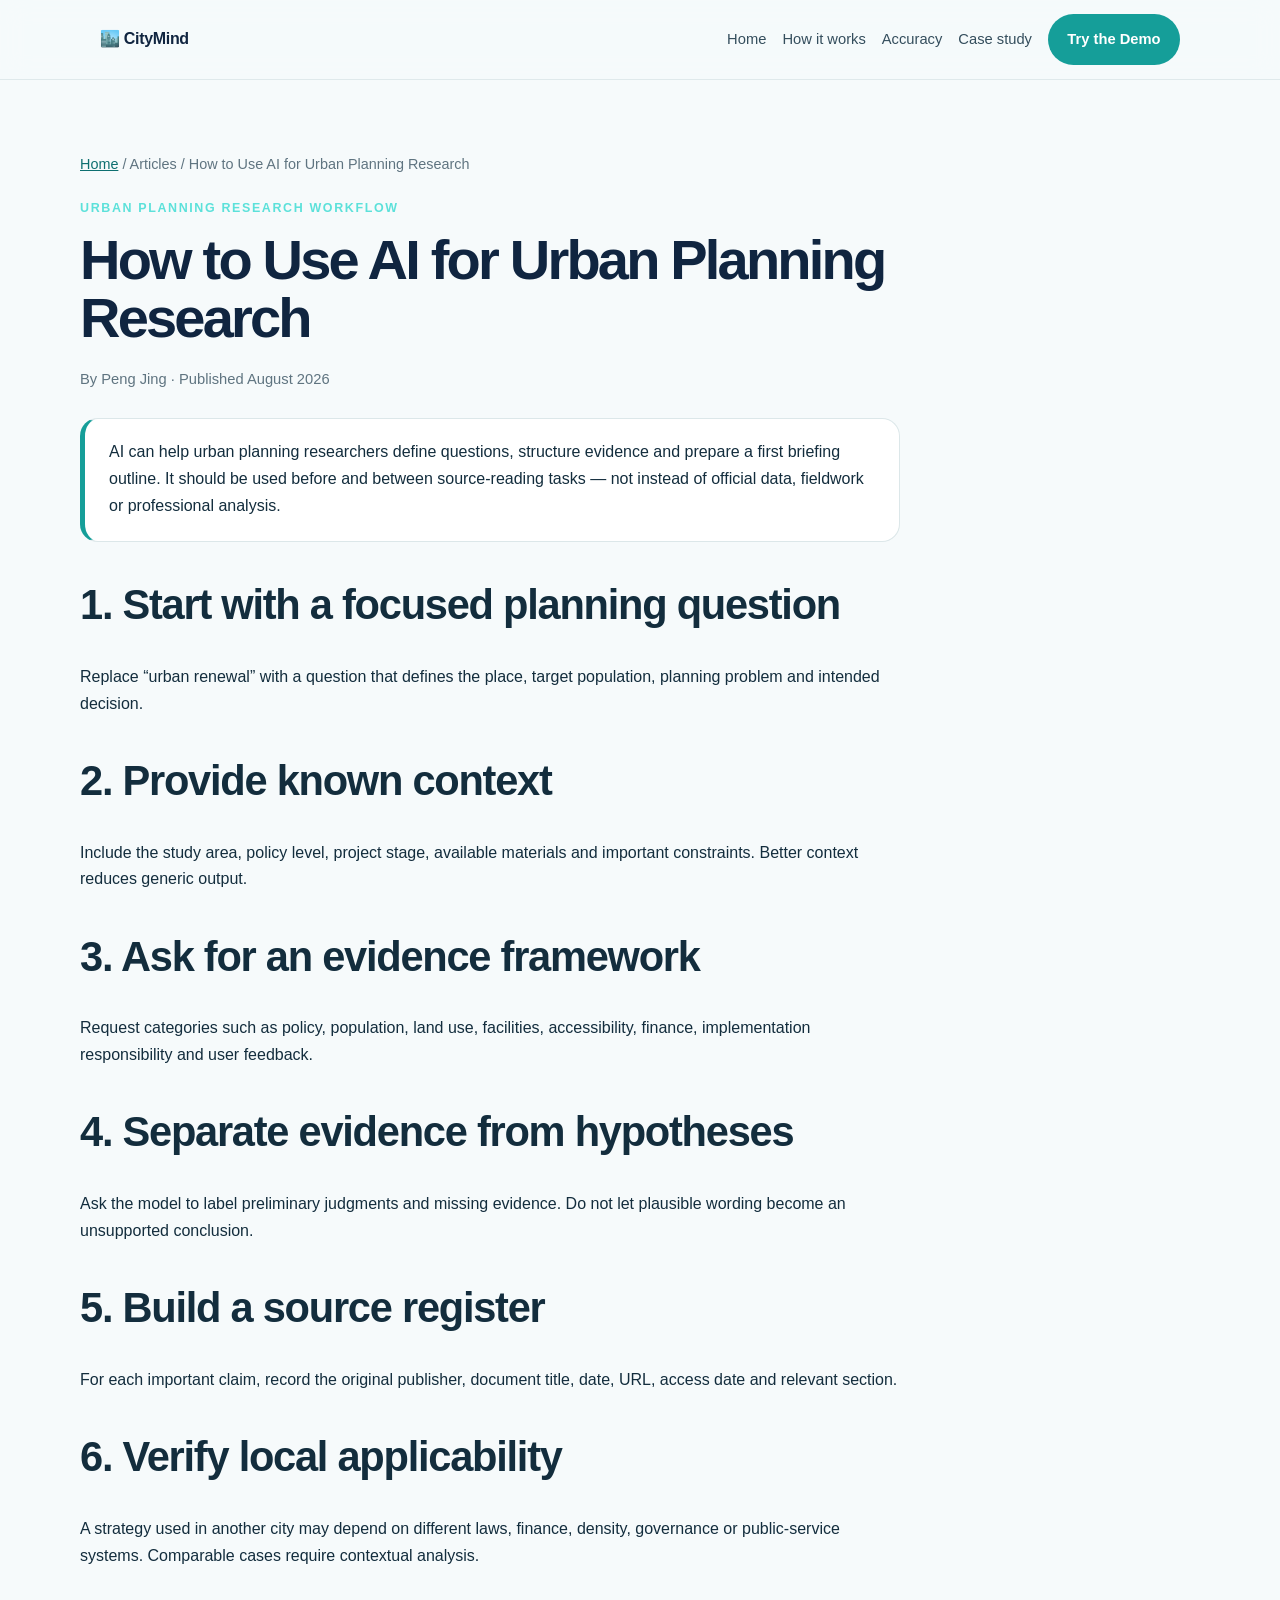
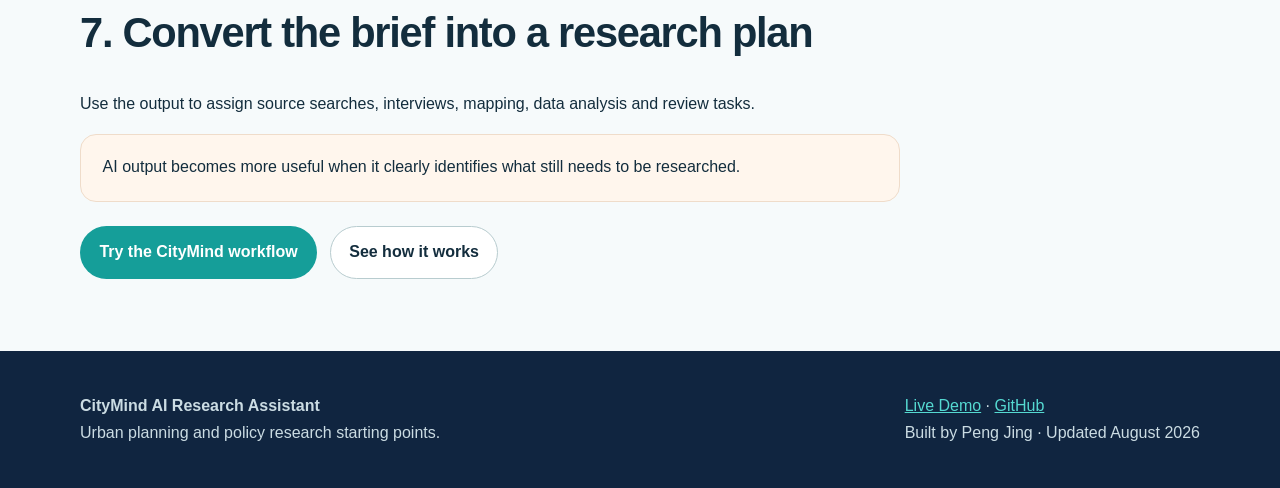
<file: docs/articles/ai-for-urban-planning-research.html>
<!doctype html>
<html lang="en">
<head>
  <meta charset="utf-8">
  <meta name="viewport" content="width=device-width, initial-scale=1">
  <title>How to Use AI for Urban Planning Research</title>
  <meta name="description" content="A practical workflow for using AI to structure urban planning research while keeping evidence, local context and professional judgment central.">
  <link rel="canonical" href="https://pengjingjingjing.github.io/CityMind-AI-Research-Assistant/articles/ai-for-urban-planning-research.html">
  <meta property="og:type" content="article">
  <meta property="og:title" content="How to Use AI for Urban Planning Research">
  <meta property="og:description" content="A practical workflow for using AI to structure urban planning research while keeping evidence, local context and professional judgment central.">
  <meta property="og:url" content="https://pengjingjingjing.github.io/CityMind-AI-Research-Assistant/articles/ai-for-urban-planning-research.html">
  <meta name="twitter:card" content="summary">
  <link rel="stylesheet" href="../assets/styles.css">
  
<script type="application/ld+json">
{
  "@context": "https://schema.org",
  "@type": "Article",
  "headline": "How to Use AI for Urban Planning Research",
  "description": "A practical workflow for using AI to structure urban planning research while keeping evidence, local context and professional judgment central.",
  "datePublished": "2026-08-01",
  "dateModified": "2026-08-01",
  "author": {"@type": "Person", "name": "Peng Jing"},
  "mainEntityOfPage": "https://pengjingjingjing.github.io/CityMind-AI-Research-Assistant/articles/ai-for-urban-planning-research.html"
}
</script>

</head>
<body>
<a class="skip-link" href="#main">Skip to content</a>
<header class="site-header">
  <nav class="nav">
    <a class="brand" href="../index.html">🏙️ CityMind</a>
    <div class="nav-links">
      <a href="../index.html">Home</a>
      <a href="../how-it-works.html">How it works</a>
      <a href="../accuracy-and-limitations.html">Accuracy</a>
      <a href="../seo-geo-case-study.html">Case study</a>
      <a class="button" href="https://citymind-ai-research-assistant-i2bqorzpfcccwe7gr3ra87.streamlit.app/" target="_blank" rel="noopener">Try the Demo</a>
    </div>
  </nav>
</header>
<main id="main">
<section class="section">
  <div class="container">
    <div class="breadcrumbs"><a href="../index.html">Home</a> / Articles / How to Use AI for Urban Planning Research</div>
    <article>
      
<div class="eyebrow">Urban planning research workflow</div>
<h1>How to Use AI for Urban Planning Research</h1>
<p class="meta">By Peng Jing · Published August 2026</p>
<div class="direct-answer">
  AI can help urban planning researchers define questions, structure evidence and prepare a first briefing outline. It should be used before and between source-reading tasks — not instead of official data, fieldwork or professional analysis.
</div>
<h2>1. Start with a focused planning question</h2>
<p>Replace “urban renewal” with a question that defines the place, target population, planning problem and intended decision.</p>
<h2>2. Provide known context</h2>
<p>Include the study area, policy level, project stage, available materials and important constraints. Better context reduces generic output.</p>
<h2>3. Ask for an evidence framework</h2>
<p>Request categories such as policy, population, land use, facilities, accessibility, finance, implementation responsibility and user feedback.</p>
<h2>4. Separate evidence from hypotheses</h2>
<p>Ask the model to label preliminary judgments and missing evidence. Do not let plausible wording become an unsupported conclusion.</p>
<h2>5. Build a source register</h2>
<p>For each important claim, record the original publisher, document title, date, URL, access date and relevant section.</p>
<h2>6. Verify local applicability</h2>
<p>A strategy used in another city may depend on different laws, finance, density, governance or public-service systems. Comparable cases require contextual analysis.</p>
<h2>7. Convert the brief into a research plan</h2>
<p>Use the output to assign source searches, interviews, mapping, data analysis and review tasks.</p>
<div class="notice">AI output becomes more useful when it clearly identifies what still needs to be researched.</div>
<div class="actions"><a class="button" href="../index.html">Try the CityMind workflow</a><a class="button-secondary" href="../how-it-works.html">See how it works</a></div>

    </article>
  </div>
</section>
</main>
<footer class="site-footer">
  <div class="footer-inner">
    <div><strong>CityMind AI Research Assistant</strong><br>Urban planning and policy research starting points.</div>
    <div><a href="https://citymind-ai-research-assistant-i2bqorzpfcccwe7gr3ra87.streamlit.app/" target="_blank" rel="noopener">Live Demo</a> · <a href="https://github.com/pengjingjingjing/CityMind-AI-Research-Assistant" target="_blank" rel="noopener">GitHub</a><br>Built by Peng Jing · Updated August 2026</div>
  </div>
</footer>
</body>
</html>
</file>
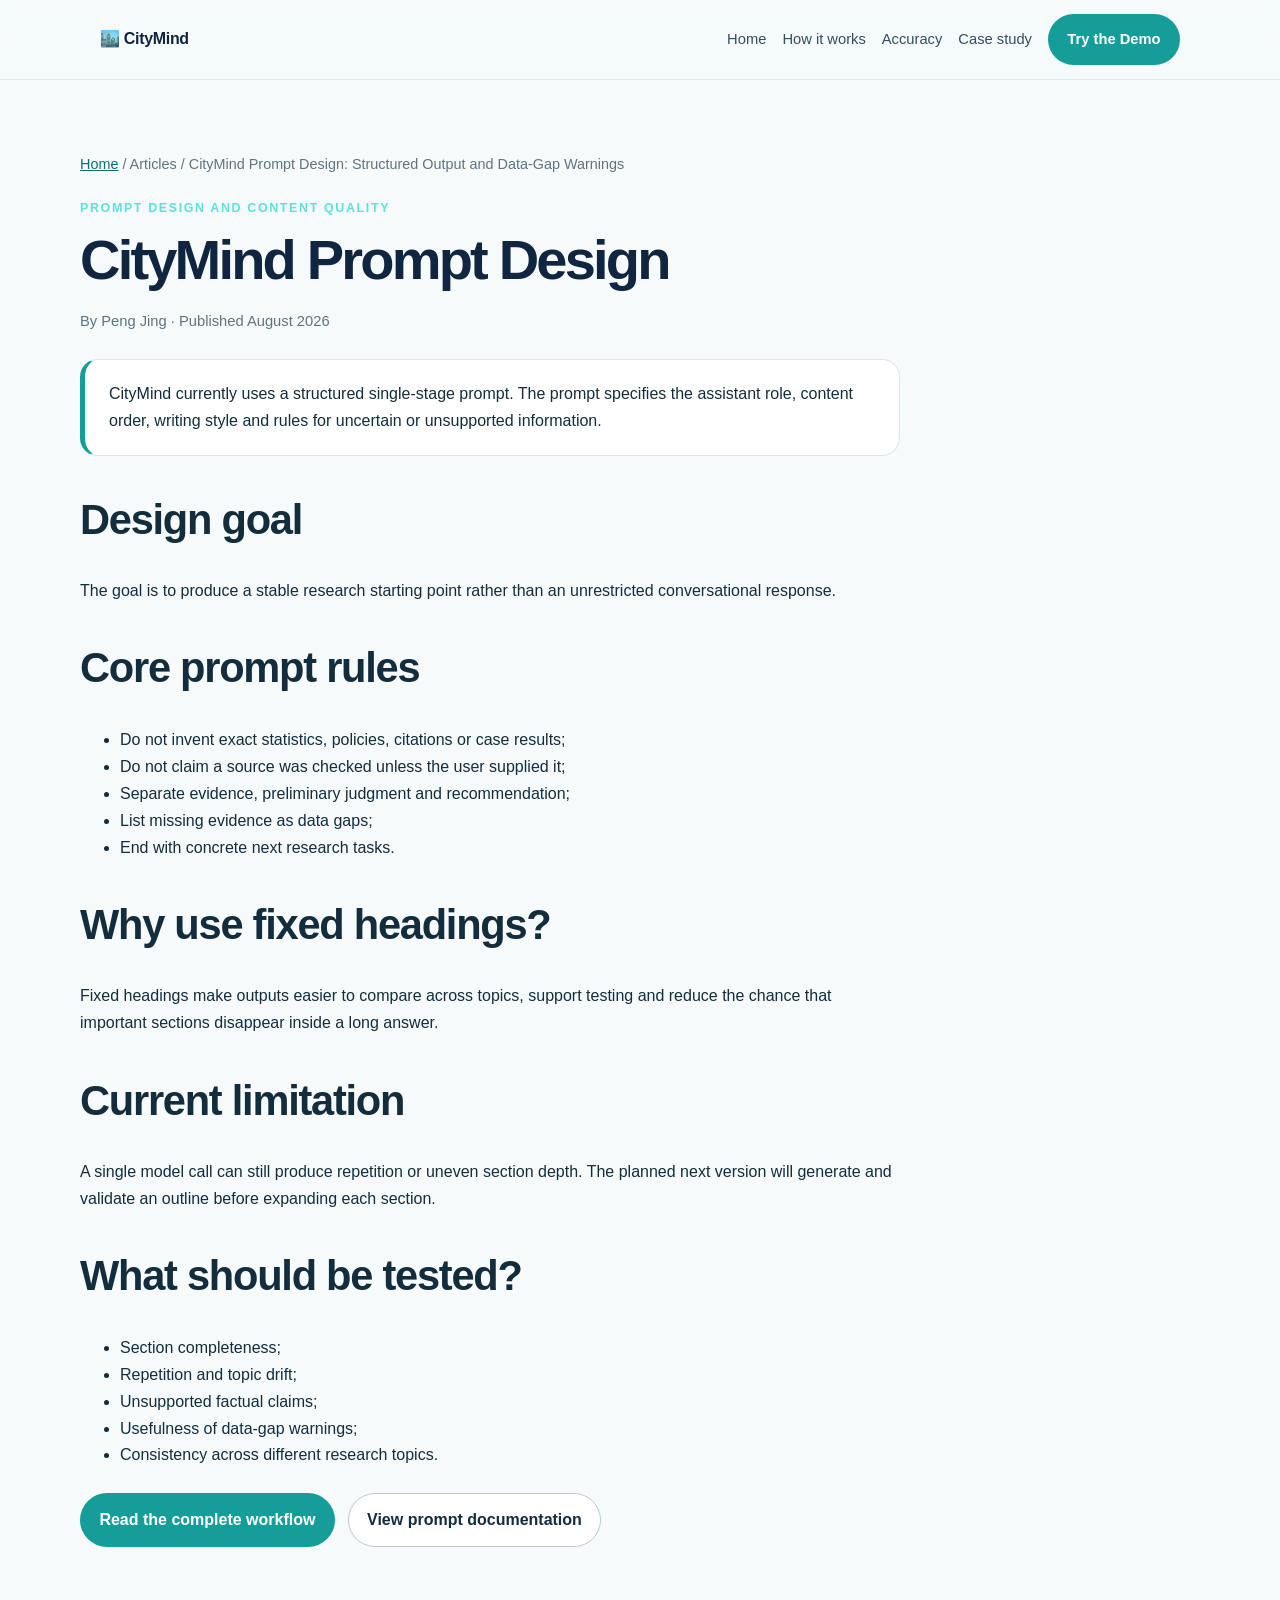
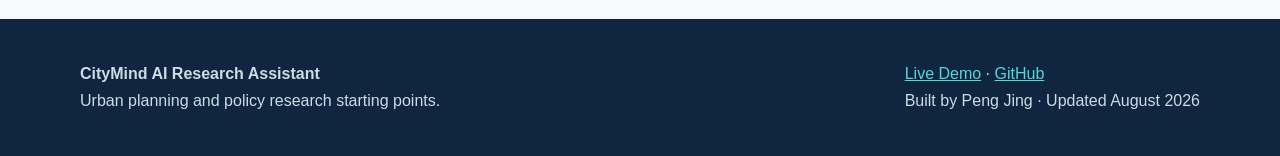
<file: docs/articles/citymind-prompt-design.html>
<!doctype html>
<html lang="en">
<head>
  <meta charset="utf-8">
  <meta name="viewport" content="width=device-width, initial-scale=1">
  <title>CityMind Prompt Design: Structured Output and Data-Gap Warnings</title>
  <meta name="description" content="See how CityMind uses a structured single-stage prompt to control output order, evidence boundaries and research-task generation.">
  <link rel="canonical" href="https://pengjingjingjing.github.io/CityMind-AI-Research-Assistant/articles/citymind-prompt-design.html">
  <meta property="og:type" content="article">
  <meta property="og:title" content="CityMind Prompt Design: Structured Output and Data-Gap Warnings">
  <meta property="og:description" content="See how CityMind uses a structured single-stage prompt to control output order, evidence boundaries and research-task generation.">
  <meta property="og:url" content="https://pengjingjingjing.github.io/CityMind-AI-Research-Assistant/articles/citymind-prompt-design.html">
  <meta name="twitter:card" content="summary">
  <link rel="stylesheet" href="../assets/styles.css">
  
<script type="application/ld+json">
{
  "@context": "https://schema.org",
  "@type": "Article",
  "headline": "CityMind Prompt Design: Structured Output and Data-Gap Warnings",
  "description": "See how CityMind uses a structured single-stage prompt to control output order, evidence boundaries and research-task generation.",
  "datePublished": "2026-08-01",
  "dateModified": "2026-08-01",
  "author": {"@type": "Person", "name": "Peng Jing"},
  "mainEntityOfPage": "https://pengjingjingjing.github.io/CityMind-AI-Research-Assistant/articles/citymind-prompt-design.html"
}
</script>

</head>
<body>
<a class="skip-link" href="#main">Skip to content</a>
<header class="site-header">
  <nav class="nav">
    <a class="brand" href="../index.html">🏙️ CityMind</a>
    <div class="nav-links">
      <a href="../index.html">Home</a>
      <a href="../how-it-works.html">How it works</a>
      <a href="../accuracy-and-limitations.html">Accuracy</a>
      <a href="../seo-geo-case-study.html">Case study</a>
      <a class="button" href="https://citymind-ai-research-assistant-i2bqorzpfcccwe7gr3ra87.streamlit.app/" target="_blank" rel="noopener">Try the Demo</a>
    </div>
  </nav>
</header>
<main id="main">
<section class="section">
  <div class="container">
    <div class="breadcrumbs"><a href="../index.html">Home</a> / Articles / CityMind Prompt Design: Structured Output and Data-Gap Warnings</div>
    <article>
      
<div class="eyebrow">Prompt design and content quality</div>
<h1>CityMind Prompt Design</h1>
<p class="meta">By Peng Jing · Published August 2026</p>
<div class="direct-answer">
  CityMind currently uses a structured single-stage prompt. The prompt specifies the assistant role, content order, writing style and rules for uncertain or unsupported information.
</div>
<h2>Design goal</h2>
<p>The goal is to produce a stable research starting point rather than an unrestricted conversational response.</p>
<h2>Core prompt rules</h2>
<ul>
  <li>Do not invent exact statistics, policies, citations or case results;</li>
  <li>Do not claim a source was checked unless the user supplied it;</li>
  <li>Separate evidence, preliminary judgment and recommendation;</li>
  <li>List missing evidence as data gaps;</li>
  <li>End with concrete next research tasks.</li>
</ul>
<h2>Why use fixed headings?</h2>
<p>Fixed headings make outputs easier to compare across topics, support testing and reduce the chance that important sections disappear inside a long answer.</p>
<h2>Current limitation</h2>
<p>A single model call can still produce repetition or uneven section depth. The planned next version will generate and validate an outline before expanding each section.</p>
<h2>What should be tested?</h2>
<ul>
  <li>Section completeness;</li>
  <li>Repetition and topic drift;</li>
  <li>Unsupported factual claims;</li>
  <li>Usefulness of data-gap warnings;</li>
  <li>Consistency across different research topics.</li>
</ul>
<div class="actions"><a class="button" href="../how-it-works.html">Read the complete workflow</a><a class="button-secondary" href="https://github.com/pengjingjingjing/CityMind-AI-Research-Assistant/blob/main/Prompt_Design.md" target="_blank" rel="noopener">View prompt documentation</a></div>

    </article>
  </div>
</section>
</main>
<footer class="site-footer">
  <div class="footer-inner">
    <div><strong>CityMind AI Research Assistant</strong><br>Urban planning and policy research starting points.</div>
    <div><a href="https://citymind-ai-research-assistant-i2bqorzpfcccwe7gr3ra87.streamlit.app/" target="_blank" rel="noopener">Live Demo</a> · <a href="https://github.com/pengjingjingjing/CityMind-AI-Research-Assistant" target="_blank" rel="noopener">GitHub</a><br>Built by Peng Jing · Updated August 2026</div>
  </div>
</footer>
</body>
</html>
</file>
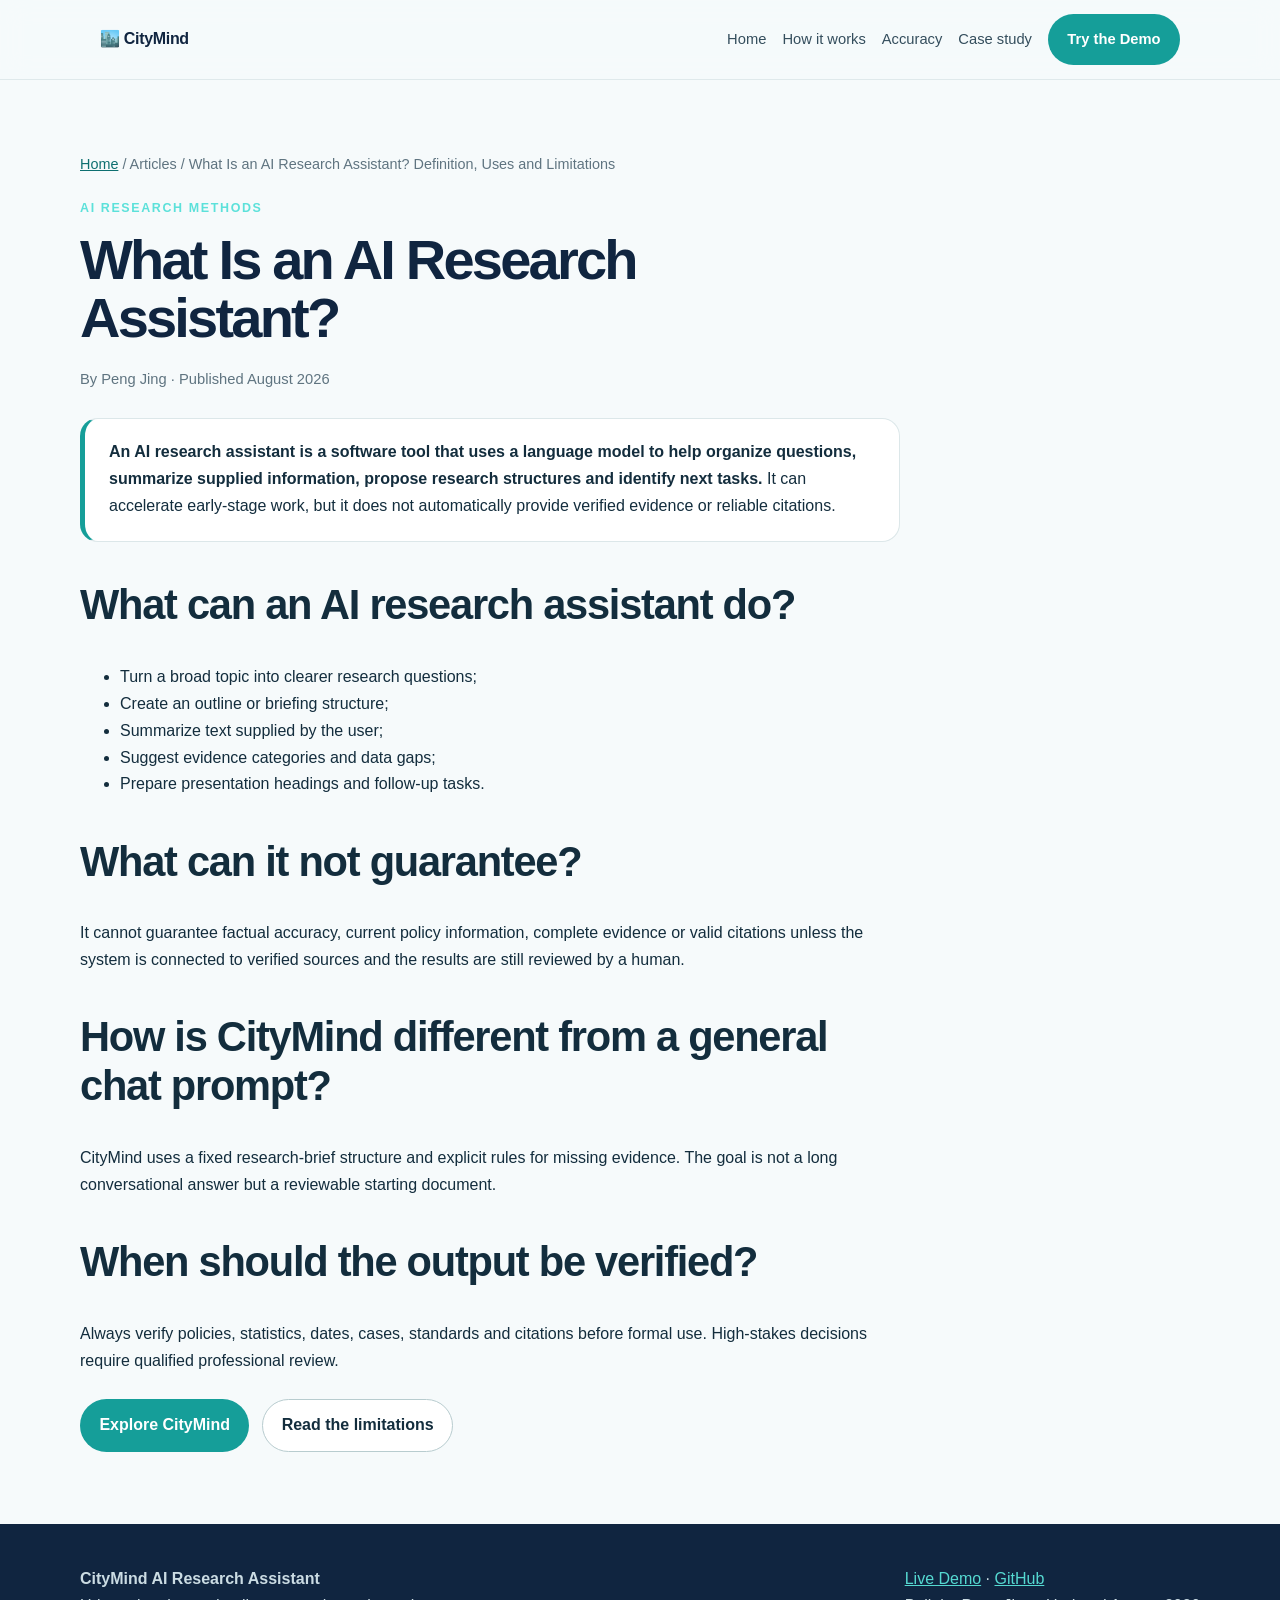
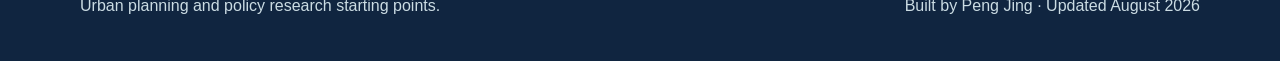
<file: docs/articles/what-is-an-ai-research-assistant.html>
<!doctype html>
<html lang="en">
<head>
  <meta charset="utf-8">
  <meta name="viewport" content="width=device-width, initial-scale=1">
  <title>What Is an AI Research Assistant? Definition, Uses and Limitations</title>
  <meta name="description" content="Learn what an AI research assistant does, where it can help and why generated research still requires source verification.">
  <link rel="canonical" href="https://pengjingjingjing.github.io/CityMind-AI-Research-Assistant/articles/what-is-an-ai-research-assistant.html">
  <meta property="og:type" content="article">
  <meta property="og:title" content="What Is an AI Research Assistant? Definition, Uses and Limitations">
  <meta property="og:description" content="Learn what an AI research assistant does, where it can help and why generated research still requires source verification.">
  <meta property="og:url" content="https://pengjingjingjing.github.io/CityMind-AI-Research-Assistant/articles/what-is-an-ai-research-assistant.html">
  <meta name="twitter:card" content="summary">
  <link rel="stylesheet" href="../assets/styles.css">
  
<script type="application/ld+json">
{
  "@context": "https://schema.org",
  "@type": "Article",
  "headline": "What Is an AI Research Assistant? Definition, Uses and Limitations",
  "description": "Learn what an AI research assistant does, where it can help and why generated research still requires source verification.",
  "datePublished": "2026-08-01",
  "dateModified": "2026-08-01",
  "author": {"@type": "Person", "name": "Peng Jing"},
  "mainEntityOfPage": "https://pengjingjingjing.github.io/CityMind-AI-Research-Assistant/articles/what-is-an-ai-research-assistant.html"
}
</script>

</head>
<body>
<a class="skip-link" href="#main">Skip to content</a>
<header class="site-header">
  <nav class="nav">
    <a class="brand" href="../index.html">🏙️ CityMind</a>
    <div class="nav-links">
      <a href="../index.html">Home</a>
      <a href="../how-it-works.html">How it works</a>
      <a href="../accuracy-and-limitations.html">Accuracy</a>
      <a href="../seo-geo-case-study.html">Case study</a>
      <a class="button" href="https://citymind-ai-research-assistant-i2bqorzpfcccwe7gr3ra87.streamlit.app/" target="_blank" rel="noopener">Try the Demo</a>
    </div>
  </nav>
</header>
<main id="main">
<section class="section">
  <div class="container">
    <div class="breadcrumbs"><a href="../index.html">Home</a> / Articles / What Is an AI Research Assistant? Definition, Uses and Limitations</div>
    <article>
      
<div class="eyebrow">AI research methods</div>
<h1>What Is an AI Research Assistant?</h1>
<p class="meta">By Peng Jing · Published August 2026</p>
<div class="direct-answer">
  <strong>An AI research assistant is a software tool that uses a language model to help organize questions, summarize supplied information, propose research structures and identify next tasks.</strong>
  It can accelerate early-stage work, but it does not automatically provide verified evidence or reliable citations.
</div>
<h2>What can an AI research assistant do?</h2>
<ul>
  <li>Turn a broad topic into clearer research questions;</li>
  <li>Create an outline or briefing structure;</li>
  <li>Summarize text supplied by the user;</li>
  <li>Suggest evidence categories and data gaps;</li>
  <li>Prepare presentation headings and follow-up tasks.</li>
</ul>
<h2>What can it not guarantee?</h2>
<p>It cannot guarantee factual accuracy, current policy information, complete evidence or valid citations unless the system is connected to verified sources and the results are still reviewed by a human.</p>
<h2>How is CityMind different from a general chat prompt?</h2>
<p>CityMind uses a fixed research-brief structure and explicit rules for missing evidence. The goal is not a long conversational answer but a reviewable starting document.</p>
<h2>When should the output be verified?</h2>
<p>Always verify policies, statistics, dates, cases, standards and citations before formal use. High-stakes decisions require qualified professional review.</p>
<div class="actions"><a class="button" href="../index.html">Explore CityMind</a><a class="button-secondary" href="../accuracy-and-limitations.html">Read the limitations</a></div>

    </article>
  </div>
</section>
</main>
<footer class="site-footer">
  <div class="footer-inner">
    <div><strong>CityMind AI Research Assistant</strong><br>Urban planning and policy research starting points.</div>
    <div><a href="https://citymind-ai-research-assistant-i2bqorzpfcccwe7gr3ra87.streamlit.app/" target="_blank" rel="noopener">Live Demo</a> · <a href="https://github.com/pengjingjingjing/CityMind-AI-Research-Assistant" target="_blank" rel="noopener">GitHub</a><br>Built by Peng Jing · Updated August 2026</div>
  </div>
</footer>
</body>
</html>
</file>
<file: docs/assets/styles.css>
:root {
  --ink: #132d3d;
  --muted: #5f7480;
  --paper: #f6fafb;
  --white: #ffffff;
  --teal: #159e99;
  --teal-dark: #0d6f70;
  --navy: #102540;
  --line: #dce7e9;
  --warm: #fff6ed;
  --max: 1120px;
}
* { box-sizing: border-box; }
html { scroll-behavior: smooth; }
body {
  margin: 0;
  font-family: Inter, ui-sans-serif, -apple-system, BlinkMacSystemFont, "Segoe UI", Arial, sans-serif;
  color: var(--ink);
  background: var(--paper);
  line-height: 1.68;
}
a { color: var(--teal-dark); }
a:hover { color: var(--teal); }
.skip-link {
  position: absolute; left: -999px; top: auto;
}
.skip-link:focus {
  left: 1rem; top: 1rem; z-index: 1000; background: white; padding: .7rem 1rem;
}
.site-header {
  position: sticky; top: 0; z-index: 50;
  backdrop-filter: blur(14px);
  background: rgba(246,250,251,.9);
  border-bottom: 1px solid rgba(220,231,233,.9);
}
.nav {
  max-width: var(--max); margin: auto; padding: .85rem 1.25rem;
  display: flex; align-items: center; justify-content: space-between; gap: 1rem;
}
.brand { color: var(--navy); font-weight: 800; text-decoration: none; letter-spacing: -.02em; }
.nav-links { display: flex; gap: 1rem; align-items: center; flex-wrap: wrap; }
.nav-links a { text-decoration: none; font-size: .92rem; color: #344e5d; }
.button, .button-secondary {
  display: inline-flex; align-items: center; justify-content: center;
  text-decoration: none; font-weight: 750; border-radius: 999px;
  padding: .78rem 1.15rem; border: 1px solid transparent;
}
.button { background: var(--teal); color: white !important; }
.button:hover { background: var(--teal-dark); }
.button-secondary { border-color: #b8cccf; color: var(--ink) !important; background: white; }
.hero {
  background:
    radial-gradient(circle at 90% 10%, rgba(45,209,199,.22), transparent 30%),
    linear-gradient(135deg, #0f203b, #124c5d);
  color: white;
  padding: 5.6rem 1.25rem 4.8rem;
}
.hero-inner { max-width: var(--max); margin: auto; display: grid; grid-template-columns: 1.25fr .75fr; gap: 3rem; align-items: center; }
.eyebrow { color: #5ce1da; text-transform: uppercase; letter-spacing: .13em; font-size: .78rem; font-weight: 800; }
h1 { font-size: clamp(2.5rem, 6vw, 4.4rem); line-height: 1.05; letter-spacing: -.05em; margin: .7rem 0 1.2rem; }
h2 { font-size: clamp(1.8rem, 4vw, 2.6rem); line-height: 1.18; letter-spacing: -.03em; margin-top: 0; }
h3 { margin-bottom: .35rem; }
.hero p { color: #d6e8eb; font-size: 1.12rem; max-width: 720px; }
.actions { display: flex; gap: .8rem; flex-wrap: wrap; margin-top: 1.5rem; }
.hero-card {
  border: 1px solid rgba(255,255,255,.18); background: rgba(255,255,255,.08);
  padding: 1.4rem; border-radius: 24px; box-shadow: 0 18px 60px rgba(0,0,0,.15);
}
.hero-card strong { color: #65e4dd; }
.section { padding: 4.5rem 1.25rem; }
.section.alt { background: white; border-top: 1px solid var(--line); border-bottom: 1px solid var(--line); }
.container { max-width: var(--max); margin: auto; }
.lead { font-size: 1.13rem; color: var(--muted); max-width: 800px; }
.direct-answer {
  background: white; border: 1px solid var(--line); border-left: 5px solid var(--teal);
  border-radius: 18px; padding: 1.3rem 1.5rem; margin: 1.6rem 0;
}
.grid-3 { display: grid; grid-template-columns: repeat(3, 1fr); gap: 1rem; margin-top: 1.8rem; }
.grid-2 { display: grid; grid-template-columns: repeat(2, 1fr); gap: 1.2rem; margin-top: 1.8rem; }
.card {
  border: 1px solid var(--line); background: white; border-radius: 18px; padding: 1.35rem;
  box-shadow: 0 10px 32px rgba(20,45,61,.045);
}
.card p { color: var(--muted); }
.number { display: inline-grid; place-items: center; width: 2rem; height: 2rem; border-radius: 50%; background: #ddf5f2; color: #0b7472; font-weight: 800; }
.list-clean { padding-left: 1.2rem; }
.list-clean li { margin: .5rem 0; }
.notice {
  background: var(--warm); border: 1px solid #efdcca; border-radius: 16px; padding: 1.2rem 1.35rem;
}
.table-wrap { overflow-x: auto; }
table { width: 100%; border-collapse: collapse; background: white; }
th, td { text-align: left; border: 1px solid var(--line); padding: .78rem; vertical-align: top; }
th { background: #eaf5f5; }
.faq details { background: white; border: 1px solid var(--line); border-radius: 14px; padding: 1rem 1.15rem; margin: .7rem 0; }
.faq summary { font-weight: 750; cursor: pointer; }
.meta { color: var(--muted); font-size: .92rem; margin-bottom: 1.6rem; }
.breadcrumbs { color: var(--muted); font-size: .9rem; margin-bottom: 1.4rem; }
article { max-width: 820px; }
article h1 { color: var(--navy); font-size: clamp(2.2rem, 5vw, 3.5rem); }
article h2 { margin-top: 2.4rem; }
.quote { border-left: 4px solid var(--teal); padding-left: 1rem; color: #3f5967; }
.site-footer { background: var(--navy); color: #cbdce3; padding: 2.6rem 1.25rem; }
.footer-inner { max-width: var(--max); margin: auto; display: flex; justify-content: space-between; gap: 2rem; flex-wrap: wrap; }
.site-footer a { color: #55d9d1; }
@media (max-width: 820px) {
  .hero-inner, .grid-3, .grid-2 { grid-template-columns: 1fr; }
  .nav { align-items: flex-start; }
  .nav-links { justify-content: flex-end; }
  .hero { padding-top: 4rem; }
}
@media (max-width: 560px) {
  .nav-links a:not(.button) { display: none; }
  .section { padding: 3.4rem 1rem; }
  .hero { padding-left: 1rem; padding-right: 1rem; }
}
</file>
